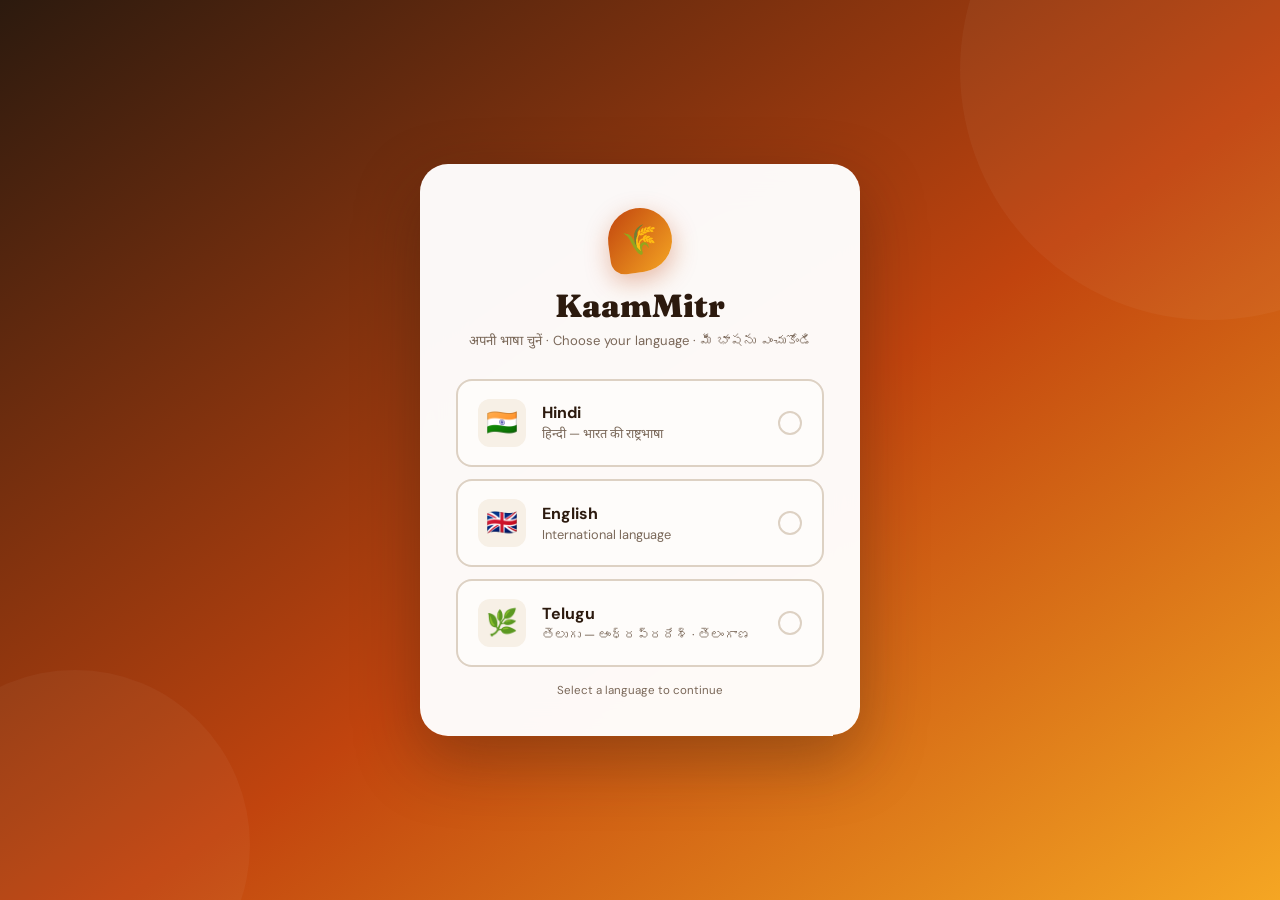
<file: templates/lang_select.html>
<!DOCTYPE html>
<html lang="en">
<head>
  <meta charset="UTF-8">
  <meta name="viewport" content="width=device-width,initial-scale=1,maximum-scale=1">
  <meta name="theme-color" content="#C1440E">
  <title>KaamMitr — Choose Language</title>
  <link rel="stylesheet" href="/static/css/main.css">
  <style>
    html,body{height:100%;overflow:hidden;}
    .ls-screen{
      min-height:100vh;display:flex;flex-direction:column;
      align-items:center;justify-content:center;
      background:linear-gradient(145deg,#2C1A0E 0%,#C1440E 55%,#F5A623 100%);
      padding:24px;position:relative;overflow:hidden;
    }
    .ls-screen::before{
      content:'';position:absolute;width:500px;height:500px;border-radius:50%;
      background:rgba(255,255,255,.04);top:-180px;right:-180px;pointer-events:none;
    }
    .ls-screen::after{
      content:'';position:absolute;width:350px;height:350px;border-radius:50%;
      background:rgba(255,255,255,.04);bottom:-120px;left:-100px;pointer-events:none;
    }
    .ls-card{
      background:rgba(255,255,255,.97);backdrop-filter:blur(20px);
      border-radius:28px;box-shadow:0 24px 64px rgba(44,26,14,.35);
      padding:44px 36px 36px;width:100%;max-width:440px;text-align:center;
      position:relative;z-index:1;
      animation:card-rise .55s cubic-bezier(.34,1.56,.64,1) both;
    }
    @keyframes card-rise{from{opacity:0;transform:translateY(40px) scale(.95)}to{opacity:1;transform:translateY(0) scale(1)}}
    .ls-logo{
      width:64px;height:64px;background:linear-gradient(135deg,#C1440E,#F5A623);
      border-radius:50% 50% 50% 14px;display:flex;align-items:center;justify-content:center;
      font-size:1.8rem;margin:0 auto 16px;box-shadow:0 8px 24px rgba(193,68,14,.35);
      transform:rotate(-8deg);
    }
    .ls-card h1{font-family:'Fraunces',Georgia,serif;font-size:2rem;font-weight:900;color:#2C1A0E;margin-bottom:6px;}
    .ls-tagline{font-size:.82rem;color:#7A6859;margin-bottom:28px;line-height:1.5;}
    .lang-options{display:flex;flex-direction:column;gap:12px;}
    .lang-opt{
      display:flex;align-items:center;gap:16px;width:100%;padding:18px 20px;
      border-radius:16px;border:2px solid #DDD1C3;background:#FEFCFA;
      cursor:pointer;transition:all .2s cubic-bezier(.34,1.56,.64,1);text-align:left;
      position:relative;overflow:hidden;
    }
    .lang-opt:hover{border-color:#C1440E;transform:translateY(-2px) scale(1.01);box-shadow:0 8px 24px rgba(193,68,14,.18);}
    .lang-opt.selected{border-color:#C1440E;background:#FDF0E8;box-shadow:0 6px 20px rgba(193,68,14,.22);}
    .lang-flag{
      width:48px;height:48px;border-radius:12px;display:flex;align-items:center;
      justify-content:center;font-size:1.6rem;flex-shrink:0;background:#F7F0E6;
      transition:transform .2s;
    }
    .lang-opt:hover .lang-flag,.lang-opt.selected .lang-flag{transform:scale(1.1) rotate(-5deg);}
    .lang-text{flex:1;}
    .lang-name-main{font-weight:700;font-size:1rem;color:#2C1A0E;display:block;}
    .lang-name-native{font-size:.8rem;color:#7A6859;display:block;margin-top:2px;}
    .lang-check{
      width:24px;height:24px;border-radius:50%;border:2px solid #DDD1C3;
      display:flex;align-items:center;justify-content:center;font-size:.75rem;
      color:transparent;transition:all .2s;flex-shrink:0;
    }
    .lang-opt.selected .lang-check{background:#C1440E;border-color:#C1440E;color:#fff;}
    .btn-continue{
      width:100%;margin-top:20px;padding:18px;font-size:1.05rem;font-weight:700;
      border-radius:16px;border:none;background:linear-gradient(135deg,#C1440E,#E8521A);
      color:#fff;cursor:pointer;box-shadow:0 6px 20px rgba(193,68,14,.35);
      transition:all .2s cubic-bezier(.34,1.56,.64,1);
      display:none;align-items:center;justify-content:center;gap:10px;
      font-family:'DM Sans',system-ui,sans-serif;
    }
    .btn-continue:hover{transform:translateY(-2px);box-shadow:0 10px 28px rgba(193,68,14,.45);}
    .btn-continue.visible{display:flex;animation:btn-pop .3s cubic-bezier(.34,1.56,.64,1) both;}
    @keyframes btn-pop{from{opacity:0;transform:scale(.9)}to{opacity:1;transform:scale(1)}}
    .ls-note{margin-top:14px;font-size:.72rem;color:#7A6859;}
    @media(max-width:480px){.ls-card{padding:32px 20px 28px;border-radius:22px;}.ls-card h1{font-size:1.6rem;}}
  </style>
</head>
<body>
<div class="ls-screen">
  <div class="ls-card">
    <div class="ls-logo">🌾</div>
    <h1>KaamMitr</h1>
    <p class="ls-tagline">अपनी भाषा चुनें · Choose your language · మీ భాషను ఎంచుకోండి</p>

    <div class="lang-options">
      <button class="lang-opt" id="opt-hi" onclick="selectLang('hi',this)">
        <div class="lang-flag">🇮🇳</div>
        <div class="lang-text">
          <span class="lang-name-main">Hindi</span>
          <span class="lang-name-native">हिन्दी — भारत की राष्ट्रभाषा</span>
        </div>
        <div class="lang-check">✓</div>
      </button>
      <button class="lang-opt" id="opt-en" onclick="selectLang('en',this)">
        <div class="lang-flag">🇬🇧</div>
        <div class="lang-text">
          <span class="lang-name-main">English</span>
          <span class="lang-name-native">International language</span>
        </div>
        <div class="lang-check">✓</div>
      </button>
      <button class="lang-opt" id="opt-te" onclick="selectLang('te',this)">
        <div class="lang-flag">🌿</div>
        <div class="lang-text">
          <span class="lang-name-main">Telugu</span>
          <span class="lang-name-native">తెలుగు — ఆంధ్రప్రదేశ్ · తెలంగాణ</span>
        </div>
        <div class="lang-check">✓</div>
      </button>
    </div>

    <button class="btn-continue" id="btn-continue" onclick="proceed()">
      <span id="continue-txt">Continue</span>
      <span>→</span>
    </button>
    <p class="ls-note" id="ls-note">Select a language to continue</p>
  </div>
</div>

<script>
  const LABELS = {hi:'आगे बढ़ें',en:'Continue',te:'కొనసాగించు'};
  const NOTES  = {hi:'✦ आपकी भाषा सेव हो जाएगी',en:'✦ Your language will be saved',te:'✦ మీ భాష సేవ్ చేయబడుతుంది'};
  let chosen = null;

  // Auto-skip if lang already set
  if (localStorage.getItem('km_lang')) {
    window.location.href = '/';
  }

  function selectLang(lang, btn) {
    chosen = lang;
    document.querySelectorAll('.lang-opt').forEach(b => b.classList.remove('selected'));
    btn.classList.add('selected');
    const cb = document.getElementById('btn-continue');
    cb.classList.add('visible');
    document.getElementById('continue-txt').textContent = LABELS[lang] || 'Continue';
    document.getElementById('ls-note').textContent = NOTES[lang] || '';
  }

  function proceed() {
    if (!chosen) return;
    localStorage.setItem('km_lang', chosen);
    const card = document.querySelector('.ls-card');
    card.style.transition = 'all .3s ease';
    card.style.transform = 'scale(.95)';
    card.style.opacity = '0';
    setTimeout(() => { window.location.href = '/login'; }, 280);
  }
</script>
</body>
</html>
</file>
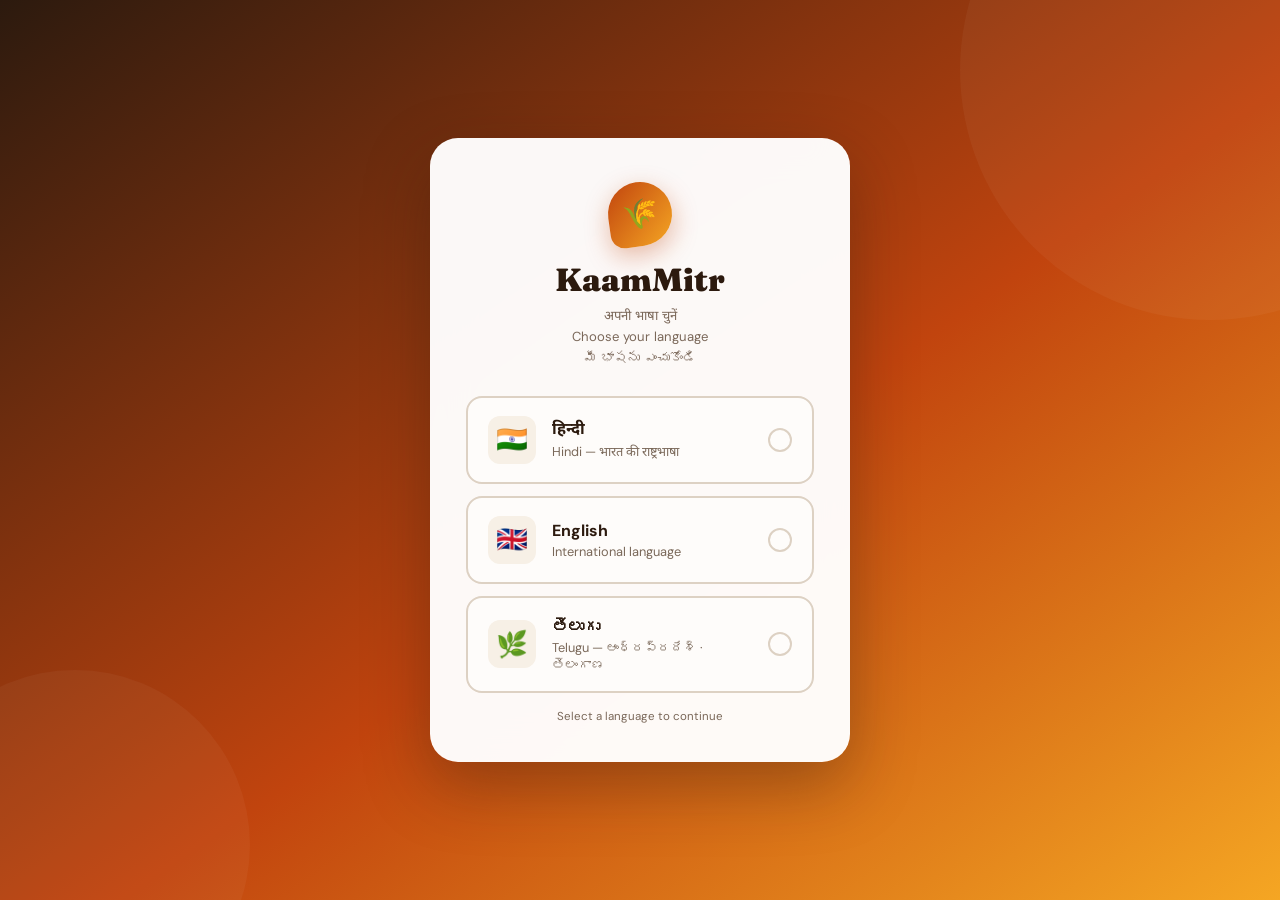
<file: templates/language.html>
<!DOCTYPE html>
<html lang="en">
<head>
  <meta charset="UTF-8">
  <meta name="viewport" content="width=device-width,initial-scale=1,maximum-scale=1">
  <meta name="theme-color" content="#C1440E">
  <title>KaamMitr — Choose Language</title>
  <link rel="stylesheet" href="/static/css/main.css">
  <style>
    html, body { height: 100%; overflow: hidden; margin: 0; padding: 0; }

    .lang-screen {
      min-height: 100vh;
      display: flex;
      flex-direction: column;
      align-items: center;
      justify-content: center;
      background: linear-gradient(145deg, #2C1A0E 0%, #C1440E 55%, #F5A623 100%);
      padding: 24px;
      position: relative;
      overflow: hidden;
    }
    .lang-screen::before {
      content: '';
      position: absolute;
      width: 500px; height: 500px; border-radius: 50%;
      background: rgba(255,255,255,.04);
      top: -180px; right: -180px; pointer-events: none;
    }
    .lang-screen::after {
      content: '';
      position: absolute;
      width: 350px; height: 350px; border-radius: 50%;
      background: rgba(255,255,255,.04);
      bottom: -120px; left: -100px; pointer-events: none;
    }

    .lang-card {
      background: rgba(255,255,255,.97);
      backdrop-filter: blur(20px);
      border-radius: 28px;
      box-shadow: 0 24px 64px rgba(44,26,14,.35);
      padding: 44px 36px 36px;
      width: 100%; max-width: 420px;
      text-align: center;
      position: relative; z-index: 1;
      animation: card-rise .55s cubic-bezier(.34,1.56,.64,1) both;
    }
    @keyframes card-rise {
      from { opacity:0; transform:translateY(40px) scale(.95); }
      to   { opacity:1; transform:translateY(0) scale(1); }
    }

    .brand-logo {
      width: 64px; height: 64px;
      background: linear-gradient(135deg, #C1440E, #F5A623);
      border-radius: 50% 50% 50% 14px;
      display: flex; align-items: center; justify-content: center;
      font-size: 1.8rem;
      margin: 0 auto 16px;
      box-shadow: 0 8px 24px rgba(193,68,14,.35);
      transform: rotate(-8deg);
    }
    .lang-card h1 {
      font-family: 'Fraunces', Georgia, serif;
      font-size: 2rem; font-weight: 900;
      color: #2C1A0E; margin-bottom: 6px;
    }
    .lang-card .tagline {
      font-size: .82rem; color: #7A6859;
      margin-bottom: 28px; line-height: 1.6;
    }

    .lang-options { display: flex; flex-direction: column; gap: 12px; }

    .lang-opt {
      display: flex; align-items: center; gap: 16px;
      width: 100%; padding: 18px 20px;
      border-radius: 16px; border: 2px solid #DDD1C3;
      background: #FEFCFA; cursor: pointer;
      transition: all .2s cubic-bezier(.34,1.56,.64,1);
      text-align: left; position: relative; overflow: hidden;
    }
    .lang-opt:hover {
      border-color: #C1440E;
      transform: translateY(-2px) scale(1.01);
      box-shadow: 0 8px 24px rgba(193,68,14,.18);
      background: #FDF0E8;
    }
    .lang-opt.selected {
      border-color: #C1440E;
      background: #FDF0E8;
      box-shadow: 0 6px 20px rgba(193,68,14,.22);
    }

    .lang-flag {
      width: 48px; height: 48px; border-radius: 12px;
      display: flex; align-items: center; justify-content: center;
      font-size: 1.6rem; flex-shrink: 0;
      background: #F7F0E6; transition: transform .2s;
    }
    .lang-opt:hover .lang-flag,
    .lang-opt.selected .lang-flag { transform: scale(1.1) rotate(-5deg); }

    .lang-text { flex: 1; }
    .lang-name-main  { font-weight: 700; font-size: 1rem; color: #2C1A0E; display: block; }
    .lang-name-native{ font-size: .8rem; color: #7A6859; display: block; margin-top: 2px; }

    .lang-check {
      width: 24px; height: 24px; border-radius: 50%;
      border: 2px solid #DDD1C3;
      display: flex; align-items: center; justify-content: center;
      font-size: .75rem; color: transparent;
      transition: all .2s; flex-shrink: 0;
    }
    .lang-opt.selected .lang-check {
      background: #C1440E; border-color: #C1440E; color: #fff;
    }

    .btn-continue {
      width: 100%; margin-top: 20px; padding: 18px;
      font-size: 1.05rem; font-weight: 700; border-radius: 16px;
      border: none;
      background: linear-gradient(135deg, #C1440E, #E8521A);
      color: #fff; cursor: pointer;
      box-shadow: 0 6px 20px rgba(193,68,14,.35);
      transition: all .2s cubic-bezier(.34,1.56,.64,1);
      display: none; align-items: center; justify-content: center; gap: 10px;
      font-family: 'DM Sans', system-ui, sans-serif;
    }
    .btn-continue:hover { transform: translateY(-2px); box-shadow: 0 10px 28px rgba(193,68,14,.45); }
    .btn-continue:active { transform: scale(.97); }
    .btn-continue.visible {
      display: flex;
      animation: btn-pop .3s cubic-bezier(.34,1.56,.64,1) both;
    }
    @keyframes btn-pop { from{opacity:0;transform:scale(.9)} to{opacity:1;transform:scale(1)} }

    .lang-note { margin-top: 14px; font-size: .72rem; color: #7A6859; }

    @media (max-width: 480px) {
      .lang-card { padding: 32px 20px 28px; border-radius: 22px; }
      .lang-card h1 { font-size: 1.6rem; }
      .lang-opt { padding: 15px 16px; }
    }
  </style>
</head>
<body>
<div class="lang-screen">
  <div class="lang-card">
    <div class="brand-logo">🌾</div>
    <h1>KaamMitr</h1>
    <p class="tagline">
      अपनी भाषा चुनें<br>
      Choose your language<br>
      మీ భాషను ఎంచుకోండి
    </p>

    <div class="lang-options">

      <button class="lang-opt" id="opt-hi" onclick="selectLang('hi', this)">
        <div class="lang-flag">🇮🇳</div>
        <div class="lang-text">
          <span class="lang-name-main">हिन्दी</span>
          <span class="lang-name-native">Hindi — भारत की राष्ट्रभाषा</span>
        </div>
        <div class="lang-check">✓</div>
      </button>

      <button class="lang-opt" id="opt-en" onclick="selectLang('en', this)">
        <div class="lang-flag">🇬🇧</div>
        <div class="lang-text">
          <span class="lang-name-main">English</span>
          <span class="lang-name-native">International language</span>
        </div>
        <div class="lang-check">✓</div>
      </button>

      <button class="lang-opt" id="opt-te" onclick="selectLang('te', this)">
        <div class="lang-flag">🌿</div>
        <div class="lang-text">
          <span class="lang-name-main">తెలుగు</span>
          <span class="lang-name-native">Telugu — ఆంధ్రప్రదేశ్ · తెలంగాణ</span>
        </div>
        <div class="lang-check">✓</div>
      </button>

    </div>

    <button class="btn-continue" id="btn-continue" onclick="proceed()">
      <span id="continue-txt">Continue</span>
      <span>→</span>
    </button>

    <p class="lang-note" id="lang-note">Select a language to continue</p>
  </div>
</div>

<script>
  // ── Inline helpers (no app.js dependency on this standalone page) ──
  const CONTINUE_LABELS = { hi: 'आगे बढ़ें →', en: 'Continue →', te: 'కొనసాగించు →' };
  const NOTES = {
    hi: '✦ आपकी भाषा सेव हो जाएगी',
    en: '✦ Your language preference will be saved',
    te: '✦ మీ భాష సేవ్ చేయబడుతుంది'
  };

  let chosenLang = null;

  function selectLang(lang, btn) {
    chosenLang = lang;
    // Deselect all, select clicked
    document.querySelectorAll('.lang-opt').forEach(b => b.classList.remove('selected'));
    btn.classList.add('selected');
    // Show continue button
    const cb = document.getElementById('btn-continue');
    cb.classList.add('visible');
    document.getElementById('continue-txt').textContent = CONTINUE_LABELS[lang] || 'Continue →';
    document.getElementById('lang-note').textContent    = NOTES[lang] || '';
  }

  function proceed() {
    if (!chosenLang) return;
    localStorage.setItem('km_lang', chosenLang);
    const card = document.querySelector('.lang-card');
    card.style.transition = 'all .3s ease';
    card.style.transform  = 'scale(.95)';
    card.style.opacity    = '0';
    setTimeout(() => {
      const next = new URLSearchParams(location.search).get('next') || '/login';
      window.location.href = next;
    }, 280);
  }

  // NO auto-skip — always show language page so user can pick/confirm language
  // The guard in base.html sends users here when km_lang is missing.
  // After selecting, km_lang is saved and user proceeds normally.
</script>
</body>
</html>
</file>
<file: static/css/main.css>
/* ═══════════════════════════════════════════════════════════════════
   KaamMitr Design System — Warm Earthy / Organic
   Fonts: Fraunces (display) + DM Sans (body) + Noto Sans Devanagari
   ═══════════════════════════════════════════════════════════════════ */

@import url('https://fonts.googleapis.com/css2?family=Fraunces:ital,opsz,wght@0,9..144,400;0,9..144,600;0,9..144,700;0,9..144,900;1,9..144,400;1,9..144,700&family=DM+Sans:ital,opsz,wght@0,9..40,300;0,9..40,400;0,9..40,500;0,9..40,600;0,9..40,700;1,9..40,400&family=Noto+Sans+Devanagari:wght@400;500;600;700&display=swap');

/* ── CSS Variables ───────────────────────────────────────────────── */
:root {
  /* Palette — terracotta + saffron + forest */
  --clay:        #C1440E;
  --clay-light:  #E8521A;
  --clay-pale:   #FDF0E8;
  --saffron:     #F5A623;
  --saffron-pale:#FFF8EC;
  --forest:      #1E6B45;
  --forest-light:#2A8F5C;
  --forest-pale: #E8F5EE;
  --soil:        #2C1A0E;
  --sand:        #F7F0E6;
  --sand-dark:   #EDE4D4;
  --white:       #FEFCFA;
  --muted:       #7A6859;
  --border:      #DDD1C3;

  /* Semantic */
  --primary:    var(--clay);
  --primary-l:  var(--clay-light);
  --success:    var(--forest);
  --warning:    var(--saffron);
  --bg:         var(--sand);
  --card:       var(--white);
  --text:       var(--soil);

  /* Typography */
  --font-display: 'Fraunces', 'Noto Sans Devanagari', Georgia, serif;
  --font-body:    'DM Sans', 'Noto Sans Devanagari', system-ui, sans-serif;

  /* Spacing */
  --r-sm:  10px;
  --r-md:  16px;
  --r-lg:  24px;
  --r-xl:  32px;

  /* Shadows */
  --shadow-sm:  0 2px 8px rgba(44,26,14,.07);
  --shadow-md:  0 6px 24px rgba(44,26,14,.10);
  --shadow-lg:  0 16px 48px rgba(44,26,14,.14);
  --shadow-col: 0 8px 28px rgba(193,68,14,.22);

  /* Transitions */
  --ease-out:  cubic-bezier(.22,1,.36,1);
  --ease-back: cubic-bezier(.34,1.56,.64,1);
}

/* ── Reset ───────────────────────────────────────────────────────── */
*, *::before, *::after { box-sizing: border-box; margin: 0; padding: 0; }
html { font-size: 16px; scroll-behavior: smooth; }
body {
  font-family: var(--font-body);
  background: var(--bg);
  color: var(--text);
  min-height: 100vh;
  -webkit-font-smoothing: antialiased;
}
a { color: inherit; text-decoration: none; }
img { max-width: 100%; display: block; }
button, input, select, textarea { font-family: inherit; }

/* ── Typography ──────────────────────────────────────────────────── */
h1,h2,h3,h4,h5 { font-family: var(--font-display); line-height: 1.15; }
h1 { font-size: clamp(1.8rem, 5vw, 3rem); font-weight: 900; }
h2 { font-size: clamp(1.3rem, 3vw, 1.9rem); font-weight: 700; }
h3 { font-size: 1.1rem; font-weight: 700; }
h4 { font-size: .95rem; font-weight: 600; }
p  { line-height: 1.65; }

/* ── Navbar ──────────────────────────────────────────────────────── */
.navbar {
  background: var(--white);
  border-bottom: 1px solid var(--border);
  height: 62px;
  display: flex; align-items: center; justify-content: space-between;
  padding: 0 24px;
  position: sticky; top: 0; z-index: 200;
  box-shadow: 0 2px 12px rgba(44,26,14,.06);
}
.navbar-brand {
  display: flex; align-items: center; gap: 10px;
  font-family: var(--font-display); font-size: 1.3rem; font-weight: 900;
  color: var(--clay);
}
.navbar-brand .brand-leaf {
  width: 34px; height: 34px; background: var(--clay); border-radius: 50% 50% 50% 8px;
  display: flex; align-items: center; justify-content: center; color: #fff; font-size: 1rem;
  transform: rotate(-15deg);
}
.navbar-links { display: flex; gap: 4px; }
.navbar-links a {
  padding: 8px 14px; border-radius: 10px;
  font-size: .82rem; font-weight: 600; color: var(--muted);
  transition: background .15s, color .15s;
}
.navbar-links a:hover, .navbar-links a.active {
  background: var(--clay-pale); color: var(--clay);
}
.navbar-cta {
  padding: 8px 18px; border-radius: 10px; background: var(--clay);
  color: #fff; font-size: .82rem; font-weight: 600;
  transition: background .15s, transform .1s;
}
.navbar-cta:hover { background: var(--clay-light); transform: scale(1.02); }

/* ── Layout ──────────────────────────────────────────────────────── */
.container   { max-width: 960px; margin: 0 auto; padding: 0 18px; }
.container-sm { max-width: 680px; margin: 0 auto; padding: 0 18px; }
.section { padding: 40px 0; }

/* ── Cards ───────────────────────────────────────────────────────── */
.card {
  background: var(--card); border-radius: var(--r-lg);
  box-shadow: var(--shadow-md); overflow: hidden;
}
.card-pad { padding: 24px; }

/* ── Buttons ─────────────────────────────────────────────────────── */
.btn {
  display: inline-flex; align-items: center; justify-content: center; gap: 8px;
  padding: 13px 26px; border-radius: 12px; border: none; cursor: pointer;
  font-family: var(--font-body); font-size: .92rem; font-weight: 600;
  transition: transform .12s var(--ease-back), box-shadow .15s;
  position: relative; overflow: hidden; user-select: none;
}
.btn::after {
  content: ''; position: absolute; inset: 0; background: rgba(255,255,255,0);
  transition: background .15s;
}
.btn:hover::after { background: rgba(255,255,255,.08); }
.btn:active { transform: scale(.96); }

.btn-primary {
  background: var(--clay); color: #fff;
  box-shadow: 0 4px 16px rgba(193,68,14,.30);
}
.btn-primary:hover { box-shadow: 0 6px 24px rgba(193,68,14,.42); }

.btn-success {
  background: var(--forest); color: #fff;
  box-shadow: 0 4px 14px rgba(30,107,69,.28);
}
.btn-success:hover { box-shadow: 0 6px 20px rgba(30,107,69,.38); }

.btn-outline {
  background: transparent; color: var(--clay);
  border: 2px solid var(--clay);
}
.btn-outline:hover { background: var(--clay-pale); }

.btn-ghost {
  background: var(--sand-dark); color: var(--muted);
  border: 1px solid var(--border);
}
.btn-ghost:hover { background: var(--border); color: var(--text); }

.btn-sm  { padding: 8px 16px; font-size: .79rem; border-radius: 9px; }
.btn-lg  { padding: 16px 36px; font-size: 1.02rem; border-radius: 14px; }
.btn-full { width: 100%; }

/* ── Badges ──────────────────────────────────────────────────────── */
.badge {
  display: inline-flex; align-items: center; gap: 4px;
  padding: 4px 11px; border-radius: 100px;
  font-size: .71rem; font-weight: 700; letter-spacing: .3px;
}
.badge-instant { background: #FEF3C7; color: #92400E; }
.badge-skilled  { background: var(--forest-pale); color: var(--forest); }
.badge-open     { background: #DBEAFE; color: #1E40AF; }
.badge-done     { background: var(--forest-pale); color: var(--forest); }
.badge-trust    { background: var(--clay-pale); color: var(--clay); }

/* ── Job card ─────────────────────────────────────────────────────── */
.job-card {
  background: var(--card); border-radius: var(--r-lg);
  box-shadow: var(--shadow-sm); padding: 22px;
  border: 1px solid var(--border);
  transition: box-shadow .2s var(--ease-out), transform .2s var(--ease-out);
  position: relative; overflow: hidden;
}
.job-card::before {
  content: '';position: absolute;top:0;left:0;width:4px;height:100%;
  background: var(--clay); border-radius: 4px 0 0 4px;
}
.job-card.skilled::before { background: var(--forest); }
.job-card:hover {
  box-shadow: var(--shadow-lg); transform: translateY(-4px);
}
.job-card-title { font-family: var(--font-display); font-size: 1rem; font-weight: 700; }
.job-card-meta  { display: flex; flex-wrap: wrap; gap: 14px; margin: 10px 0; }
.job-card-meta span {
  display: flex; align-items: center; gap: 5px;
  font-size: .78rem; color: var(--muted);
}
.job-salary {
  font-family: var(--font-display); font-size: 1.25rem;
  font-weight: 900; color: var(--forest);
}
.job-salary span { font-size: .72rem; font-weight: 500; color: var(--muted); font-family: var(--font-body); }

/* ── Toast ────────────────────────────────────────────────────────── */
#km-toast {
  position: fixed; bottom: 28px; left: 50%;
  transform: translateX(-50%) translateY(80px);
  background: var(--soil); color: var(--sand);
  padding: 12px 24px 12px 18px; border-radius: 100px;
  font-size: .84rem; font-weight: 500;
  box-shadow: var(--shadow-lg); z-index: 9999;
  transition: transform .4s var(--ease-back);
  display: flex; align-items: center; gap: 10px;
  pointer-events: none;
}
#km-toast.show { transform: translateX(-50%) translateY(0); }
#km-toast .t-icon { font-size: 1rem; }

/* ── Skeleton loader ──────────────────────────────────────────────── */
.skel {
  background: linear-gradient(90deg, var(--sand-dark) 25%, var(--border) 50%, var(--sand-dark) 75%);
  background-size: 200% 100%;
  animation: skel-shine 1.4s ease infinite;
  border-radius: 8px;
}
@keyframes skel-shine { to { background-position: -200% 0; } }

/* ── Scroll fade-in ───────────────────────────────────────────────── */
.fade-up {
  opacity: 0; transform: translateY(24px);
  transition: opacity .5s var(--ease-out), transform .5s var(--ease-out);
}
.fade-up.visible { opacity: 1; transform: translateY(0); }

/* ── Form elements ────────────────────────────────────────────────── */
.input {
  width: 100%; padding: 13px 16px; border-radius: 12px;
  border: 1.5px solid var(--border); background: var(--white);
  font-family: var(--font-body); font-size: .92rem; color: var(--text);
  transition: border-color .15s, box-shadow .15s; outline: none;
}
.input:focus {
  border-color: var(--clay);
  box-shadow: 0 0 0 3px rgba(193,68,14,.12);
}
.input-prefix-wrap {
  display: flex; align-items: center;
  background: var(--white); border: 1.5px solid var(--border);
  border-radius: 12px; overflow: hidden;
  transition: border-color .15s, box-shadow .15s;
}
.input-prefix-wrap:focus-within {
  border-color: var(--clay); box-shadow: 0 0 0 3px rgba(193,68,14,.12);
}
.input-prefix {
  padding: 0 14px; font-weight: 600; color: var(--muted);
  font-size: .9rem; white-space: nowrap; border-right: 1px solid var(--border);
  height: 48px; display: flex; align-items: center;
}
.input-prefix-wrap input {
  flex: 1; border: none; background: transparent; outline: none;
  padding: 13px 14px; font-size: .92rem; color: var(--text);
  font-family: var(--font-body);
}

/* ── Progress bar ─────────────────────────────────────────────────── */
.progress-bar {
  height: 6px; background: var(--border); border-radius: 100px; overflow: hidden;
}
.progress-fill {
  height: 100%; background: linear-gradient(90deg, var(--clay), var(--saffron));
  border-radius: 100px; transition: width .5s var(--ease-out);
}

/* ── Divider ──────────────────────────────────────────────────────── */
.divider {
  display: flex; align-items: center; gap: 14px; color: var(--muted);
  font-size: .78rem; font-weight: 500; margin: 20px 0;
}
.divider::before, .divider::after {
  content: ''; flex: 1; height: 1px; background: var(--border);
}

/* ── Avatar ───────────────────────────────────────────────────────── */
.avatar {
  width: 44px; height: 44px; border-radius: 50%;
  background: linear-gradient(135deg, var(--clay), var(--saffron));
  display: flex; align-items: center; justify-content: center;
  color: #fff; font-weight: 700; font-size: 1rem; flex-shrink: 0;
}
.avatar-lg { width: 72px; height: 72px; font-size: 1.6rem; }
.avatar-xl { width: 96px; height: 96px; font-size: 2.2rem; }

/* ── Chip ─────────────────────────────────────────────────────────── */
.chip {
  display: inline-flex; align-items: center; gap: 6px;
  padding: 9px 16px; border-radius: 100px;
  background: var(--white); border: 1.5px solid var(--border);
  font-family: var(--font-body); font-size: .81rem; font-weight: 600;
  color: var(--text); cursor: pointer;
  transition: all .15s var(--ease-back);
}
.chip:hover {
  background: var(--clay-pale); border-color: var(--clay);
  color: var(--clay); transform: scale(1.04);
}
.chip:active { transform: scale(.97); }

/* ── Trust score ring ─────────────────────────────────────────────── */
.trust-ring {
  position: relative; display: inline-flex;
  align-items: center; justify-content: center;
}
.trust-ring svg { transform: rotate(-90deg); }
.trust-ring-val {
  position: absolute; font-family: var(--font-display);
  font-weight: 900; font-size: 1rem; color: var(--clay);
}

/* ── Nav language pill ────────────────────────────────────────────── */
.nav-lang-pill {
  display: flex;
  align-items: center;
  gap: 2px;
  background: var(--sand-dark);
  border-radius: 100px;
  padding: 3px;
  border: 1px solid var(--border);
  flex-shrink: 0;
}
.nlp-btn {
  padding: 5px 11px;
  border-radius: 100px;
  border: none;
  background: transparent;
  font-family: var(--font-body);
  font-size: .74rem;
  font-weight: 700;
  color: var(--muted);
  cursor: pointer;
  transition: all .15s;
}
.nlp-btn.active {
  background: var(--clay);
  color: #fff;
  box-shadow: 0 2px 8px rgba(193,68,14,.3);
}
.nlp-btn:hover:not(.active) {
  background: var(--border);
  color: var(--text);
}

/* ── Mode selector cards (dashboard) ─────────────────────────────── */
.mode-cards {
  display: grid;
  grid-template-columns: 1fr 1fr;
  gap: 16px;
  margin: 24px 0;
}
.mode-card {
  background: var(--white);
  border-radius: 20px;
  border: 2px solid var(--border);
  padding: 28px 22px;
  cursor: pointer;
  transition: all .2s cubic-bezier(.34,1.56,.64,1);
  text-align: center;
  position: relative;
  overflow: hidden;
}
.mode-card::before {
  content: '';
  position: absolute; inset: 0;
  opacity: 0;
  transition: opacity .2s;
}
.mode-card.instant::before {
  background: linear-gradient(135deg, rgba(193,68,14,.06), rgba(245,166,35,.06));
}
.mode-card.skilled::before {
  background: linear-gradient(135deg, rgba(30,107,69,.06), rgba(42,143,92,.06));
}
.mode-card:hover {
  transform: translateY(-4px) scale(1.02);
  box-shadow: var(--shadow-lg);
}
.mode-card:hover::before { opacity: 1; }
.mode-card.instant:hover { border-color: var(--clay); }
.mode-card.skilled:hover { border-color: var(--forest); }
.mode-card .mc-icon {
  font-size: 2.8rem;
  display: block;
  margin-bottom: 12px;
}
.mode-card .mc-title {
  font-family: var(--font-display);
  font-size: 1.1rem;
  font-weight: 900;
  color: var(--soil);
  margin-bottom: 6px;
}
.mode-card .mc-desc {
  font-size: .78rem;
  color: var(--muted);
  line-height: 1.5;
}
.mode-card .mc-badge {
  display: inline-flex;
  align-items: center;
  gap: 4px;
  padding: 4px 12px;
  border-radius: 100px;
  font-size: .7rem;
  font-weight: 700;
  margin-top: 12px;
}
.mode-card.instant .mc-badge { background: #FEF3C7; color: #92400E; }
.mode-card.skilled .mc-badge { background: var(--forest-pale); color: var(--forest); }

/* ── Voice mode overlay ───────────────────────────────────────────── */
.voice-overlay {
  position: fixed;
  inset: 0;
  background: rgba(44,26,14,.92);
  z-index: 500;
  display: flex;
  flex-direction: column;
  align-items: center;
  justify-content: center;
  gap: 24px;
  backdrop-filter: blur(8px);
  animation: vo-in .3s ease both;
}
@keyframes vo-in { from{opacity:0} to{opacity:1} }
.voice-overlay.hidden { display: none; }

.vo-status {
  color: rgba(247,240,230,.7);
  font-size: .9rem;
  font-weight: 500;
  text-align: center;
  max-width: 280px;
  line-height: 1.6;
}
.vo-response {
  background: rgba(255,255,255,.1);
  border-radius: 16px;
  padding: 16px 20px;
  max-width: 320px;
  color: var(--sand);
  font-size: .88rem;
  line-height: 1.6;
  text-align: center;
  min-height: 60px;
  display: flex;
  align-items: center;
  justify-content: center;
}

/* Mic orb */
.mic-orb {
  width: 100px;
  height: 100px;
  border-radius: 50%;
  background: linear-gradient(135deg, var(--clay), var(--saffron));
  display: flex;
  align-items: center;
  justify-content: center;
  font-size: 2.5rem;
  cursor: pointer;
  box-shadow: 0 0 0 0 rgba(193,68,14,.5);
  transition: transform .15s;
  position: relative;
}
.mic-orb:hover { transform: scale(1.05); }
.mic-orb:active { transform: scale(.95); }
.mic-orb.listening {
  animation: orb-pulse 1.2s ease infinite;
  background: linear-gradient(135deg, #DC2626, #F87171);
}
@keyframes orb-pulse {
  0%   { box-shadow: 0 0 0 0 rgba(220,38,38,.5); }
  70%  { box-shadow: 0 0 0 28px rgba(220,38,38,0); }
  100% { box-shadow: 0 0 0 0 rgba(220,38,38,0); }
}
.mic-orb-ring {
  position: absolute;
  inset: -12px;
  border-radius: 50%;
  border: 2px solid rgba(255,255,255,.2);
  animation: ring-expand 2s ease infinite;
}
@keyframes ring-expand {
  0%   { transform: scale(1); opacity: .6; }
  100% { transform: scale(1.4); opacity: 0; }
}

.vo-close-btn {
  padding: 12px 28px;
  border-radius: 100px;
  border: 2px solid rgba(255,255,255,.3);
  background: transparent;
  color: rgba(247,240,230,.8);
  font-family: var(--font-body);
  font-size: .85rem;
  font-weight: 600;
  cursor: pointer;
  transition: all .15s;
}
.vo-close-btn:hover {
  background: rgba(255,255,255,.1);
  border-color: rgba(255,255,255,.5);
}

/* ── Job confirmation card ────────────────────────────────────────── */
.job-confirm-card {
  background: var(--white);
  border-radius: 20px;
  padding: 24px;
  border: 2px solid var(--clay);
  box-shadow: var(--shadow-lg);
  max-width: 340px;
  width: 100%;
  animation: bubble-in .3s cubic-bezier(.34,1.56,.64,1) both;
}
.jcc-title {
  font-family: var(--font-display);
  font-size: 1rem;
  font-weight: 700;
  margin-bottom: 14px;
  color: var(--soil);
}
.jcc-row {
  display: flex;
  justify-content: space-between;
  align-items: center;
  padding: 8px 0;
  border-bottom: 1px solid var(--border);
  font-size: .82rem;
}
.jcc-row:last-of-type { border-bottom: none; }
.jcc-label { color: var(--muted); }
.jcc-value { font-weight: 600; color: var(--soil); }
.jcc-actions {
  display: flex;
  gap: 10px;
  margin-top: 16px;
}
.jcc-actions .btn { flex: 1; padding: 13px; font-size: .88rem; }

/* ── Responsive ───────────────────────────────────────────────────── */
@media (max-width: 640px) {
  .navbar { padding: 0 14px; }
  .navbar-links a { padding: 7px 10px; font-size: .76rem; }
  .container { padding: 0 14px; }
  .section { padding: 24px 0; }
  h1 { font-size: 1.65rem; }
  .mode-cards { grid-template-columns: 1fr; }
  .nav-lang-pill { display: none; } /* hidden on mobile — use language page */
}
</file>
